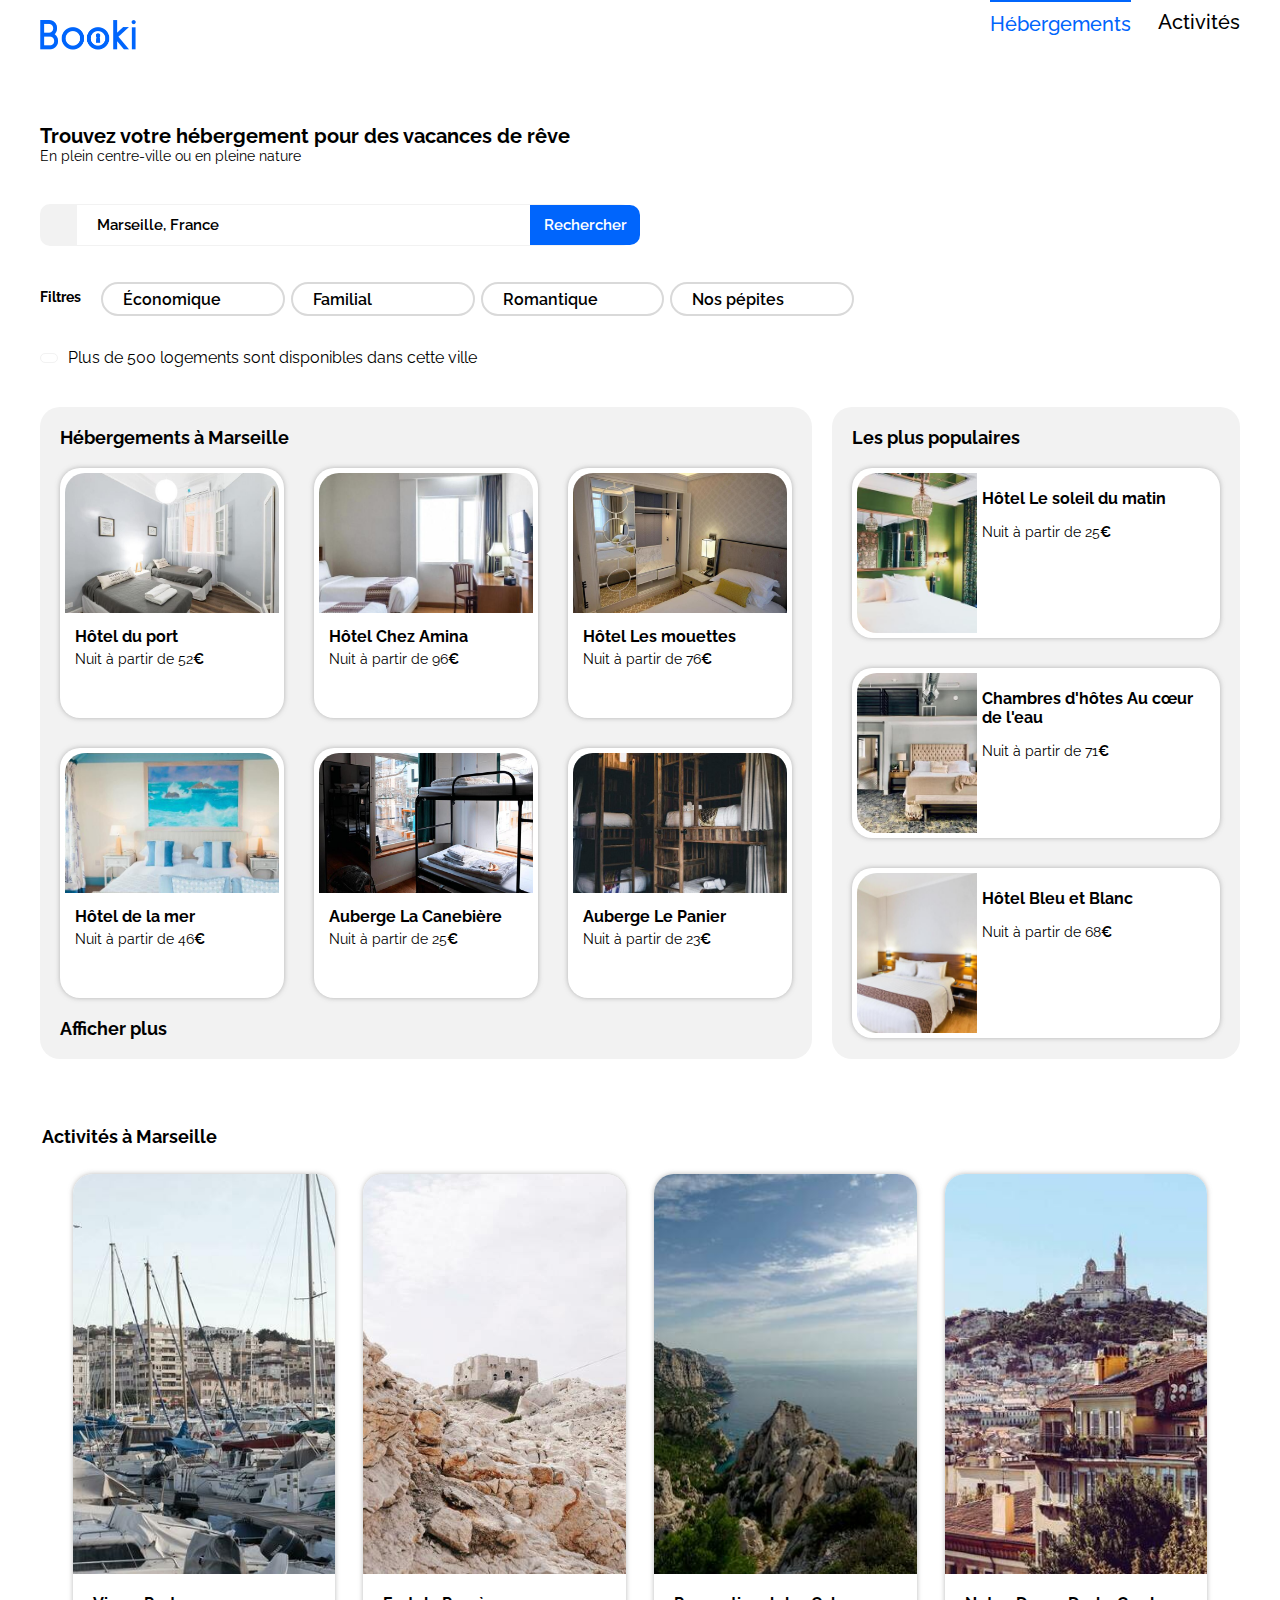
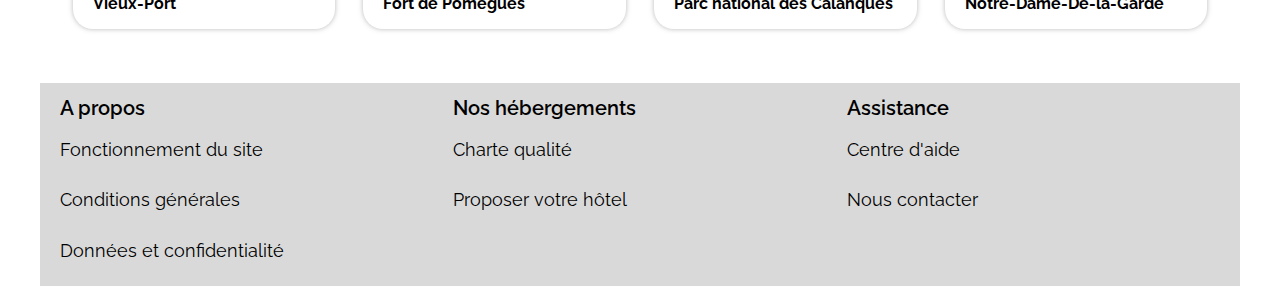
<file: index.html>
<!DOCTYPE html>
<html lang="fr">

<head>
    <meta charset="utf-8">
    <title>Booki</title>
    <meta content="width=device-width, initial-scale=1" name="viewport">
    <link rel="stylesheet" type="text/css" href="./CSS/style.css">
    <link rel="preconnect" href="https://fonts.googleapis.com">
    <link rel="preconnect" href="https://fonts.gstatic.com" crossorigin>
    <link href="https://fonts.googleapis.com/css2?family=Raleway:wght@400;500;700&display=swap" rel="stylesheet">
    <link rel="stylesheet" href="https://cdnjs.cloudflare.com/ajax/libs/font-awesome/6.2.1/css/all.min.css"
        integrity="sha512-MV7K8+y+gLIBoVD59lQIYicR65iaqukzvf/nwasF0nqhPay5w/9lJmVM2hMDcnK1OnMGCdVK+iQrJ7lzPJQd1w=="
        crossorigin="anonymous" referrerpolicy="no-referrer">

</head>

<body>

    <div class="root">
        <!-- En tête -->
        <header>
            <!-- Logo -->
            <div class="logo">
                <a href="index.html"><img src="./images/logo/Booki.png" alt="Logo"></a>
            </div>
            <!-- Navigation -->
            <nav>
                <a href="#hebergements" class="linkalready">Hébergements</a>
                <a href="#activites">Activités</a>
            </nav>
        </header>

        <!-- Page en elle même -->
        <main>
            <div class="rootone">
                <!-- Premier paragraphe -->
                <div class="premierparagraphe">
                    <h1>Trouvez votre hébergement pour des vacances de rêve</h1>
                    <p>En plein centre-ville ou en pleine nature</p>
                </div>

                <!-- Bloc recherche -->
                <div class="blocrecherche">

                    <form action="#" method="get">
                        <div class="recherchelogo"><i class="fa-solid fa-location-dot"></i></div>
                        <input class="inputrecheche" type="search" placeholder="Ville, Pays" value="Marseille, France"
                            required>
                        <button class="bouttonrecheche recherche1" type="submit">Rechercher</button>
                        <button class="bouttonrecheche recherche2" type="submit">
                            <i class="fa-solid fa-magnifying-glass" id="submitlogo"></i>
                        </button>

                    </form>
                </div>

                <!-- Bloc filtres -->
                <div class="blocfiltres">
                    <p><strong>Filtres</strong></p>
                    <ul class="filtres">
                        <li class="filtre">
                            <i class="fa-solid fa-money-bill-wave"></i>
                            Économique
                        </li>
                        <li class="filtre">
                            <i class="fa-solid fa-person"></i>
                            Familial
                        </li>
                        <li class="filtre">
                            <i class="fa-solid fa-heart"></i>
                            Romantique
                        </li>
                        <li class="filtre">
                            <i class="fa-solid fa-fire"></i>
                            Nos pépites
                        </li>
                    </ul>
                </div>

                <!-- info -->
                <span class="blocinfo">
                    <i class="fa-solid fa-info"></i>
                    Plus de 500 logements sont disponibles dans cette ville
                </span>
            </div>

            <div class="roottwo">
                <!-- Bloc logements -->
                <div class=bloclogements id="hebergements">

                    <!-- Bloc de gauche -->
                    <section class="logements gauche">
                        <!-- Titre -->
                        <div class="bloctitre">
                            <h2 class="titre">Hébergements à Marseille</h2>
                        </div>

                        <div class="grid">
                            <article class="logement one">
                                <a href="#" title="Hôtel du port">
                                    <img src="./images/hebergements/fred-kleber.jpg" alt="Hôtel du port">
                                    <div class="infos">
                                        <div class="text">
                                            <h3>Hôtel du port</h3>
                                            <p>Nuit à partir de 52<strong>€</strong></p>
                                        </div>
                                        <div class="stars">
                                            <i class="fa-solid fa-star one"></i>
                                            <i class="fa-solid fa-star two"></i>
                                            <i class="fa-solid fa-star three"></i>
                                            <i class="fa-solid fa-star four"></i>
                                            <i class="fa-solid fa-star five"></i>
                                        </div>
                                    </div>
                                </a>
                            </article>
                            <article class="logement two">
                                <a href="#" title="Hôtel Chez Amina">
                                    <img src="./images/hebergements/febrian-zakaria.jpg" alt="Hôtel Chez Amina">
                                    <div class="infos">
                                        <div class="text">
                                            <h3>Hôtel Chez Amina</h3>
                                            <p>Nuit à partir de 96<strong>€</strong></p>
                                        </div>
                                        <div class="stars">
                                            <i class="fa-solid fa-star one"></i>
                                            <i class="fa-solid fa-star two"></i>
                                            <i class="fa-solid fa-star three"></i>
                                            <i class="fa-solid fa-star four"></i>
                                            <i class="fa-solid fa-star five"></i>
                                        </div>
                                    </div>
                                </a>
                            </article>
                            <article class="logement three">
                                <a href="#" title="Hôtel Les mouettes">
                                    <img src="./images/hebergements/reisetopia.jpg" alt="Hôtel Les mouettes">
                                    <div class="infos">
                                        <div class="text">
                                            <h3>Hôtel Les mouettes</h3>
                                            <p>Nuit à partir de 76<strong>€</strong></p>
                                        </div>
                                        <div class="stars">
                                            <i class="fa-solid fa-star one"></i>
                                            <i class="fa-solid fa-star two"></i>
                                            <i class="fa-solid fa-star three"></i>
                                            <i class="fa-solid fa-star four"></i>
                                            <i class="fa-solid fa-star five"></i>
                                        </div>
                                    </div>
                                </a>
                            </article>
                            <article class="logement four">
                                <a href="#" title="Hôtel de la mer">
                                    <img src="./images/hebergements/annie-spratt.jpg" alt="Hôtel de la mer">
                                    <div class="infos">
                                        <div class="text">
                                            <h3>Hôtel de la mer</h3>
                                            <p>Nuit à partir de 46<strong>€</strong></p>
                                        </div>
                                        <div class="stars">
                                            <i class="fa-solid fa-star one"></i>
                                            <i class="fa-solid fa-star two"></i>
                                            <i class="fa-solid fa-star three"></i>
                                            <i class="fa-solid fa-star four"></i>
                                            <i class="fa-solid fa-star five"></i>
                                        </div>
                                    </div>
                                </a>
                            </article>
                            <article class="logement five">
                                <a href="#" title="Auberge La Canebière">
                                    <img src="./images/hebergements/marcus-loke.jpg" alt="Auberge La Canebière">
                                    <div class="infos">
                                        <div class="text">
                                            <h3>Auberge La Canebière</h3>
                                            <p>Nuit à partir de 25<strong>€</strong></p>
                                        </div>
                                        <div class="stars">
                                            <i class="fa-solid fa-star one"></i>
                                            <i class="fa-solid fa-star two"></i>
                                            <i class="fa-solid fa-star three"></i>
                                            <i class="fa-solid fa-star four"></i>
                                            <i class="fa-solid fa-star five"></i>
                                        </div>
                                    </div>
                                </a>
                            </article>
                            <article class="logement six">
                                <a href="#" title="Auberge Le Panier">
                                    <img src="./images/hebergements/nicate-lee.jpg" alt="Auberge Le Panier">
                                    <div class="infos">
                                        <div class="text">
                                            <h3>Auberge Le Panier</h3>
                                            <p>Nuit à partir de 23<strong>€</strong></p>
                                        </div>
                                        <div class="stars">
                                            <i class="fa-solid fa-star one"></i>
                                            <i class="fa-solid fa-star two"></i>
                                            <i class="fa-solid fa-star three"></i>
                                            <i class="fa-solid fa-star four"></i>
                                            <i class="fa-solid fa-star five"></i>
                                        </div>
                                    </div>
                                </a>
                            </article>
                        </div>
                        <a href="#">
                            <h2 class="extend">Afficher plus</h2>
                        </a>


                    </section>

                    <!-- Bloc de droite -->
                    <section class="logements droite">
                        <!-- Titre -->
                        <div class="bloctitre">
                            <h2 class="titre">Les plus populaires</h2>
                            <i class="fa-solid fa-chart-line chart"></i>
                        </div>


                        <div class="grid">
                            <article class="logement one">
                                <a href="#" title="Hôtel Le soleil du matin">
                                    <img src="./images/hebergements/emile-guillemot.jpg" alt="Hôtel Le soleil du matin">
                                    <div class="infos">
                                        <div class="text">
                                            <h3>Hôtel Le soleil du matin</h3>
                                            <p>Nuit à partir de 25<strong class="euro">€</strong></p>
                                        </div>
                                        <div class="stars">
                                            <i class="fa-solid fa-star one"></i>
                                            <i class="fa-solid fa-star two"></i>
                                            <i class="fa-solid fa-star three"></i>
                                            <i class="fa-solid fa-star four"></i>
                                            <i class="fa-solid fa-star five"></i>
                                        </div>
                                    </div>
                                </a>
                            </article>
                            <article class="logement two">
                                <a href="#" title="Chambres d'hôtes Au cœur de l'eau">
                                    <img src="./images/hebergements/aw-creative.jpg"
                                        alt="Chambres d'hôtes Au cœur de l'eau">
                                    <div class="infos">
                                        <div class="text">
                                            <h3>Chambres d'hôtes Au cœur de l'eau</h3>
                                            <p>Nuit à partir de 71<strong class="euro">€</strong></p>
                                        </div>
                                        <div class="stars">
                                            <i class="fa-solid fa-star one"></i>
                                            <i class="fa-solid fa-star two"></i>
                                            <i class="fa-solid fa-star three"></i>
                                            <i class="fa-solid fa-star four"></i>
                                            <i class="fa-solid fa-star five"></i>
                                        </div>
                                    </div>
                                </a>
                            </article>
                            <article class="logement three">
                                <a href="#" title="Hôtel Bleu et Blanc">
                                    <img src="./images/hebergements/febrian-zakaria2.jpg" alt="Hôtel Bleu et Blanc">
                                    <div class="infos">
                                        <div class="text">
                                            <h3>Hôtel Bleu et Blanc</h3>
                                            <p>Nuit à partir de 68<strong class="euro">€</strong></p>
                                        </div>
                                        <div class="stars">
                                            <i class="fa-solid fa-star one"></i>
                                            <i class="fa-solid fa-star two"></i>
                                            <i class="fa-solid fa-star three"></i>
                                            <i class="fa-solid fa-star four"></i>
                                            <i class="fa-solid fa-star five"></i>
                                        </div>
                                    </div>
                                </a>
                            </article>
                        </div>
                    </section>
                </div>
            </div>

            <div class="rootthree">
                <!-- Bloc activtés -->
                <aside class="blocactivites" id="activites">

                    <!-- Titre -->
                    <h2 class="titre">Activités à Marseille</h2>

                    <!-- Bloc interne -->
                    <div class="activites">
                        <article class="activite one">
                            <a href="#">
                                <img src="./images/activites/reno-laithienne.jpg" alt="Vieux-Port">
                                <h3>Vieux-Port</h3>
                            </a>
                        </article>
                        <article class="activite two">
                            <a href="#">
                                <img src="./images/activites/paul-hermann.jpg" alt="Fort de Pomègues">
                                <h3>Fort de Pomègues</h3>
                            </a>
                        </article>
                        <article class="activite three">
                            <a href="#">
                                <img src="./images/activites/kilyan-sockalingum.jpg" alt="Parc national des Calanques">
                                <h3>Parc national des Calanques</h3>
                            </a>
                        </article>
                        <article class="activite four">
                            <a href="#">
                                <img src="./images/activites/florian-wehde.jpg" alt="Notre-Dame-De-la-Garde">
                                <h3>Notre-Dame-De-la-Garde</h3>
                            </a>
                        </article>
                    </div>

                </aside>
            </div>
        </main>

        <!-- Pied de page -->
        <footer>
            <div class="grid">
                <div class="liste apropos">
                    <h1>A propos</h1>
                    <a href="#">
                        Fonctionnement du site
                    </a>
                    <a href="#">
                        Conditions générales
                    </a>
                    <a href="#">
                        Données et confidentialité
                    </a>
                </div>
                <div class="liste noshebergements">
                    <h1>Nos hébergements</h1>
                    <a href="#">
                        Charte qualité
                    </a>
                    <a href="#">
                        Proposer votre hôtel
                    </a>
                </div>
                <div class="liste assistance">
                    <h1>Assistance</h1>
                    <a href="#">
                        Centre d'aide
                    </a>
                    <a href="#">
                        Nous contacter
                    </a>
                </div>
            </div>
        </footer>
    </div>

</body>

</html>
</file>
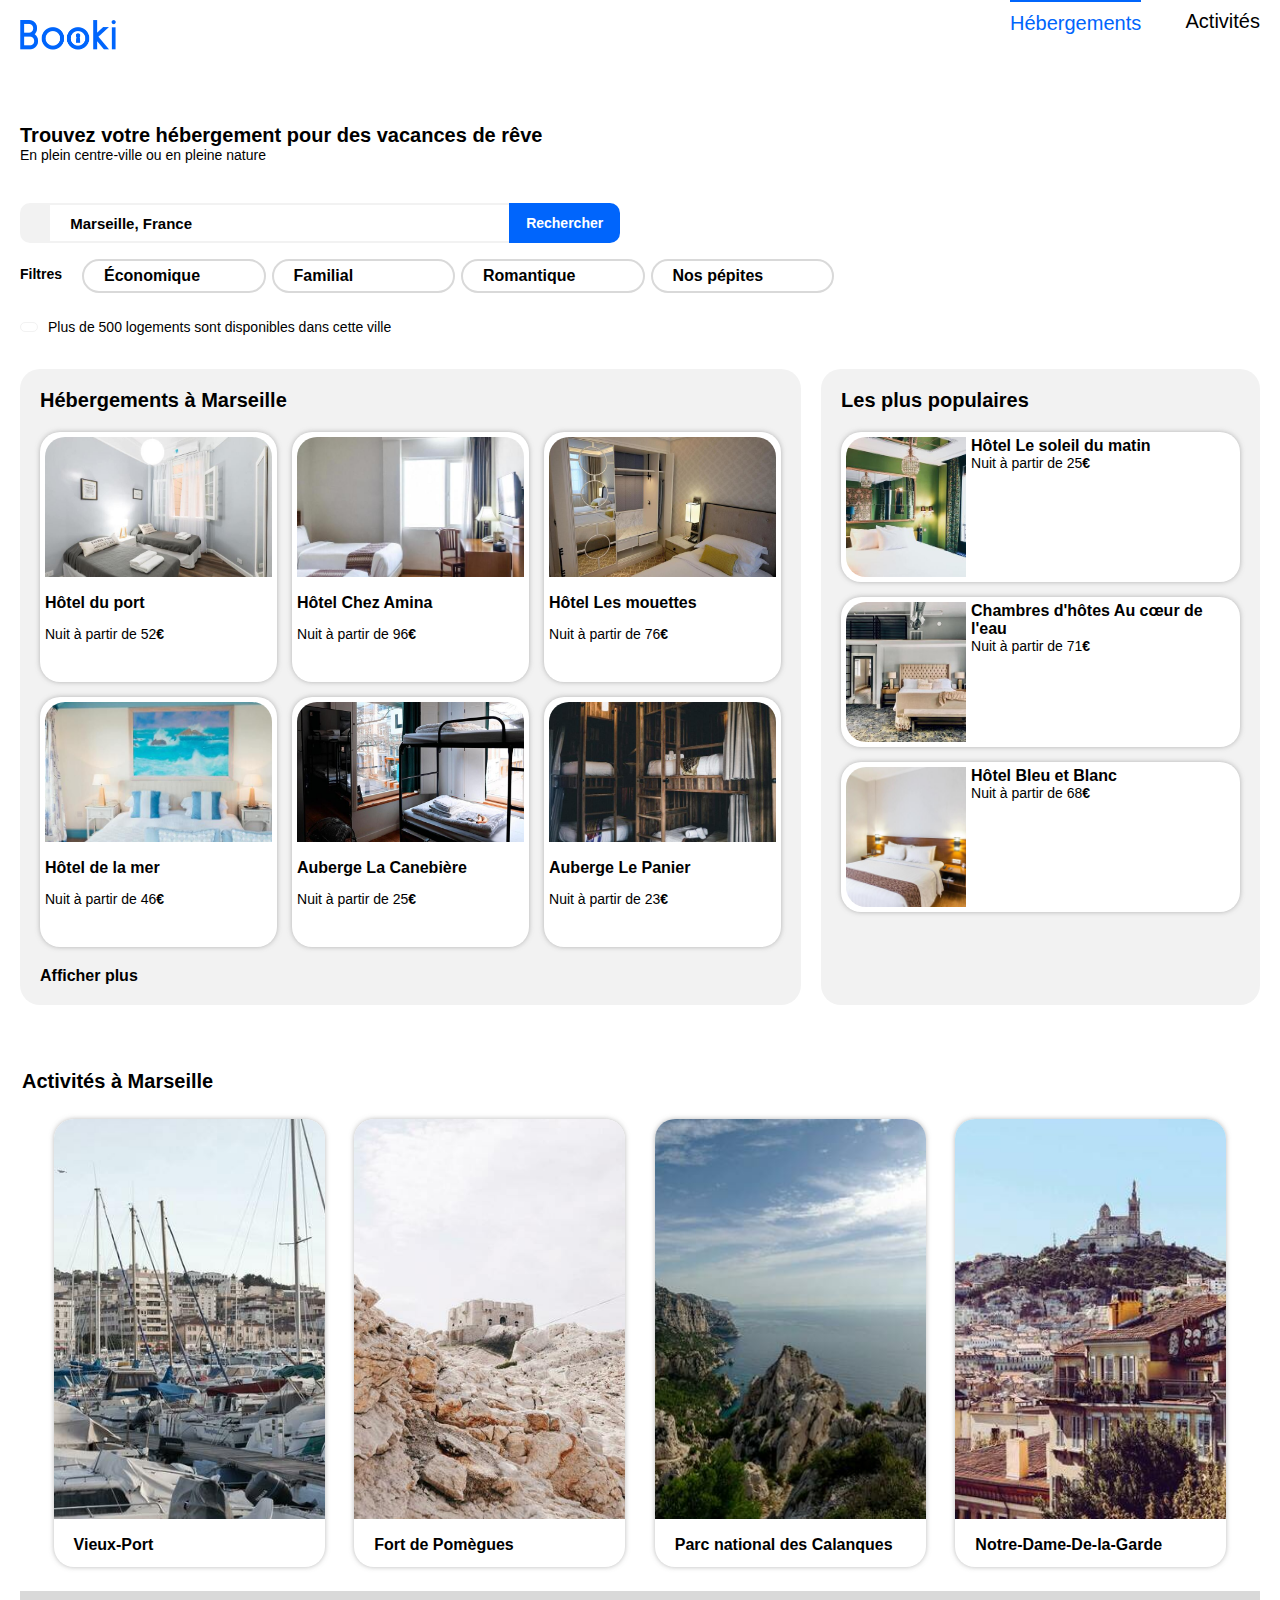
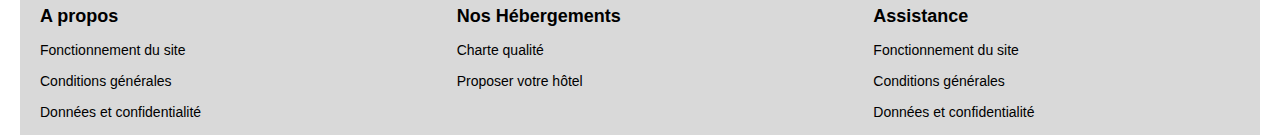
<file: index2.html>
<!DOCTYPE html>
<html lang="fr">

<head>
    <meta charset="utf-8">
    <title>Booki</title>
    <meta content="width=device-width, initial-scale=1" name="viewport">
    <link rel="stylesheet" type="text/css" href="style2.css">
    <!-- <link rel="stylesheet" type="text/css" href="style.css"> -->
    <link rel="preconnect" href="https://fonts.googleapis.com">
    <link rel="preconnect" href="https://fonts.gstatic.com" crossorigin>
    <link href="https://fonts.googleapis.com/css2?family=Raleway:wght@400;500;700&display=swap" rel="stylesheet">
    <link rel="stylesheet" href="https://cdnjs.cloudflare.com/ajax/libs/font-awesome/6.2.1/css/all.min.css"
        integrity="sha512-MV7K8+y+gLIBoVD59lQIYicR65iaqukzvf/nwasF0nqhPay5w/9lJmVM2hMDcnK1OnMGCdVK+iQrJ7lzPJQd1w=="
        crossorigin="anonymous" referrerpolicy="no-referrer" />
</head>

<body>

    <div class="root">
        <!-- En tête -->
        <header>
            <!-- Logo -->
            <div class="logo">
                <a href="index.html"><img src="./images/logo/Booki.png" alt="Logo"></a>
            </div>
            <!-- Navigation -->
            <div class="navigation">
                <a href="#hebergements" class="linkalready">Hébergements</a>
                <a href="#activites">Activités</a>
            </div>

        </header>

        <!-- Page en elle même -->
        <main>

            <div class="rootone">
                <!-- Premier paragraphe -->
                <div class="premierparagraphe">
                    <h1>Trouvez votre hébergement pour des vacances de rêve</h1>
                    <p>En plein centre-ville ou en pleine nature</p>
                </div>

                <!-- Bloc recherche -->
                <div class="blocrecherche">

                    <form action="" method="get">
                        <div class="recherchelogo"><i class="fa-solid fa-location-dot"></i></div>
                        <input class="inputrecheche" type="search" placeholder="Ville, Pays" value="Marseille, France"
                            required>
                        <button class="bouttonrecheche recherche1" type="submit">
                            <p>Rechercher</p>
                        </button>
                        <button class="bouttonrecheche recherche2" type="submit">
                            <i class="fa-solid fa-magnifying-glass" id="submitlogo"></i>
                        </button>

                    </form>
                </div>
                <!-- Bloc filtres -->
                <div class="blocfiltres">
                    <p><strong>Filtres</strong></p>
                    <ul class="filtres">
                        <li class="filtre">
                            <i class="fa-solid fa-money-bill-wave"></i>
                            Économique
                        </li>
                        <li class="filtre">
                            <i class="fa-solid fa-person"></i>
                            Familial
                        </li>
                        <li class="filtre">
                            <i class="fa-solid fa-heart"></i>
                            Romantique
                        </li>
                        <li class="filtre">
                            <i class="fa-solid fa-fire"></i>
                            Nos pépites
                        </li>
                    </ul>
                </div>

                <!-- info -->
                <span class="blocinfo">
                    <i class="fa-solid fa-info"></i>
                    <p>Plus de 500 logements sont disponibles dans cette ville</p>
                </span>
            </div>

            <div class="roottwo">
                <!-- Bloc logements -->
                <div class=bloclogements id="hebergements">

                    <!-- Bloc de gauche -->
                    <div class="logements gauche">
                        <!-- Titre -->
                        <div class="bloctitre">
                            <h1 class="titre">Hébergements à Marseille</h1>
                        </div>

                        <div class="grid">
                            <div class="logement one">
                                <a href="#" title="Hôtel du port">
                                    <img src="./images/hebergements/fred-kleber.jpg" alt="Hôtel du port">
                                    <div class="infos">
                                        <div class="text">
                                            <h2>Hôtel du port</h2>
                                            <p>Nuit à partir de 52<strong>€</strong></p>
                                        </div>
                                        <div class="stars">
                                            <i class="fa-solid fa-star one"></i>
                                            <i class="fa-solid fa-star two"></i>
                                            <i class="fa-solid fa-star three"></i>
                                            <i class="fa-solid fa-star four"></i>
                                            <i class="fa-solid fa-star five"></i>
                                        </div>
                                    </div>
                                </a>
                            </div>
                            <div class="logement two">
                                <a href="#" title="Hôtel Chez Amina">
                                    <img src="./images/hebergements/febrian-zakaria.jpg" alt="Hôtel Chez Amina">
                                    <div class="infos">
                                        <div class="text">
                                            <h2>Hôtel Chez Amina</h2>
                                            <p>Nuit à partir de 96<strong>€</strong></p>
                                        </div>
                                        <div class="stars">
                                            <i class="fa-solid fa-star one"></i>
                                            <i class="fa-solid fa-star two"></i>
                                            <i class="fa-solid fa-star three"></i>
                                            <i class="fa-solid fa-star four"></i>
                                            <i class="fa-solid fa-star five"></i>
                                        </div>
                                    </div>
                                </a>
                            </div>
                            <div class="logement three">
                                <a href="#" title="Hôtel Les mouettes">
                                    <img src="./images/hebergements/reisetopia.jpg" alt="Hôtel Les mouettes">
                                    <div class="infos">
                                        <div class="text">
                                            <h2>Hôtel Les mouettes</h2>
                                            <p>Nuit à partir de 76<strong>€</strong></p>
                                        </div>
                                        <div class="stars">
                                            <i class="fa-solid fa-star one"></i>
                                            <i class="fa-solid fa-star two"></i>
                                            <i class="fa-solid fa-star three"></i>
                                            <i class="fa-solid fa-star four"></i>
                                            <i class="fa-solid fa-star five"></i>
                                        </div>
                                    </div>
                                </a>
                            </div>
                            <div class="logement four">
                                <a href="#" title="Hôtel de la mer">
                                    <img src="./images/hebergements/annie-spratt.jpg" alt="Hôtel de la mer">
                                    <div class="infos">
                                        <div class="text">
                                            <h2>Hôtel de la mer</h2>
                                            <p>Nuit à partir de 46<strong>€</strong></p>
                                        </div>
                                        <div class="stars">
                                            <i class="fa-solid fa-star one"></i>
                                            <i class="fa-solid fa-star two"></i>
                                            <i class="fa-solid fa-star three"></i>
                                            <i class="fa-solid fa-star four"></i>
                                            <i class="fa-solid fa-star five"></i>
                                        </div>
                                    </div>
                                </a>
                            </div>
                            <div class="logement five">
                                <a href="#" title="Auberge La Canebière">
                                    <img src="./images/hebergements/marcus-loke.jpg" alt="Auberge La Canebière">
                                    <div class="infos">
                                        <div class="text">
                                            <h2>Auberge La Canebière</h2>
                                            <p>Nuit à partir de 25<strong>€</strong></p>
                                        </div>
                                        <div class="stars">
                                            <i class="fa-solid fa-star one"></i>
                                            <i class="fa-solid fa-star two"></i>
                                            <i class="fa-solid fa-star three"></i>
                                            <i class="fa-solid fa-star four"></i>
                                            <i class="fa-solid fa-star five"></i>
                                        </div>
                                    </div>
                                </a>
                            </div>
                            <div class="logement six">
                                <a href="#" title="Auberge Le Panier">
                                    <img src="./images/hebergements/nicate-lee.jpg" alt="Auberge Le Panier">
                                    <div class="infos">
                                        <div class="text">
                                            <h2>Auberge Le Panier</h2>
                                            <p>Nuit à partir de 23<strong>€</strong></p>
                                        </div>
                                        <div class="stars">
                                            <i class="fa-solid fa-star one"></i>
                                            <i class="fa-solid fa-star two"></i>
                                            <i class="fa-solid fa-star three"></i>
                                            <i class="fa-solid fa-star four"></i>
                                            <i class="fa-solid fa-star five"></i>
                                        </div>
                                    </div>
                                </a>
                            </div>
                        </div>
                        <a href="#">
                            <h2 class="extend">Afficher plus</h2>
                        </a>


                    </div>

                    <!-- Bloc de droite -->
                    <div class="logements droite">
                        <!-- Titre -->
                        <div class="bloctitre">
                            <h1 class="titre">Les plus populaires</h1>
                            <i class="fa-solid fa-chart-line chart"></i>
                        </div>


                        <div class="grid">
                            <div class="logement one">
                                <a href="#" title="Hôtel Le soleil du matin">
                                    <img src="./images/hebergements/emile-guillemot.jpg" alt="Hôtel Le soleil du matin">
                                    <div class="infos">
                                        <div class="text">
                                            <h2>Hôtel Le soleil du matin</h2>
                                            <p>Nuit à partir de 25<strong class="euro">€</strong></p>
                                        </div>
                                        <div class="stars">
                                            <i class="fa-solid fa-star one"></i>
                                            <i class="fa-solid fa-star two"></i>
                                            <i class="fa-solid fa-star three"></i>
                                            <i class="fa-solid fa-star four"></i>
                                            <i class="fa-solid fa-star five"></i>
                                        </div>
                                    </div>
                                </a>
                            </div>
                            <div class="logement two">
                                <a href="#" title="Chambres d'hôtes Au cœur de l'eau">
                                    <img src="./images/hebergements/aw-creative.jpg"
                                        alt="Chambres d'hôtes Au cœur de l'eau">
                                    <div class="infos">
                                        <div class="text">
                                            <h2>Chambres d'hôtes Au cœur de l'eau</h2>
                                            <p>Nuit à partir de 71<strong class="euro">€</strong></p>
                                        </div>
                                        <div class="stars">
                                            <i class="fa-solid fa-star one"></i>
                                            <i class="fa-solid fa-star two"></i>
                                            <i class="fa-solid fa-star three"></i>
                                            <i class="fa-solid fa-star four"></i>
                                            <i class="fa-solid fa-star five"></i>
                                        </div>
                                    </div>
                                </a>
                            </div>
                            <div class="logement three">
                                <a href="#" title="Hôtel Bleu et Blanc">
                                    <img src="./images/hebergements/febrian-zakaria2.jpg" alt="Hôtel Bleu et Blanc">
                                    <div class="infos">
                                        <div class="text">
                                            <h2>Hôtel Bleu et Blanc</h2>
                                            <p>Nuit à partir de 68<strong class="euro">€</strong></p>
                                        </div>
                                        <div class="stars">
                                            <i class="fa-solid fa-star one"></i>
                                            <i class="fa-solid fa-star two"></i>
                                            <i class="fa-solid fa-star three"></i>
                                            <i class="fa-solid fa-star four"></i>
                                            <i class="fa-solid fa-star five"></i>
                                        </div>
                                    </div>
                                </a>
                            </div>
                        </div>
                    </div>
                </div>
            </div>

            <div class="rootthree">
                <!-- Bloc activtés -->
                <div class="blocactivites" id="activites">

                    <!-- Titre -->
                    <h1 class="titre">Activités à Marseille</h1>

                    <!-- Bloc interne -->
                    <div class="activites">
                        <div class="activite one">
                            <a href="#">
                                <img src="./images/activites/reno-laithienne.jpg" alt="Vieux-Port">
                                <h2>Vieux-Port</h2>
                            </a>
                        </div>
                        <div class="activite two">
                            <a href="#">
                                <img src="./images/activites/paul-hermann.jpg" alt="Fort de Pomègues">
                                <h2>Fort de Pomègues</h2>
                            </a>
                        </div>
                        <div class="activite three">
                            <a href="#">
                                <img src="./images/activites/kilyan-sockalingum.jpg" alt="Parc national des Calanques">
                                <h2>Parc national des Calanques</h2>
                            </a>
                        </div>
                        <div class="activite four">
                            <a href="#">
                                <img src="./images/activites/florian-wehde.jpg" alt="Notre-Dame-De-la-Garde">
                                <h2>Notre-Dame-De-la-Garde</h2>
                            </a>
                        </div>
                    </div>

                </div>
            </div>
        </main>


        <!-- Pied de page -->
        <footer>
            <div class="grid">
                <ul class="apropos">
                    <h2>A propos</h1>
                        <a href="#">
                            <li>Fonctionnement du site</li>
                        </a>
                        <a href="#">
                            <li>Conditions générales</li>
                        </a>
                        <a href="#">
                            <li>Données et confidentialité</li>
                        </a>
                </ul>
                <ul class="noshebergements">
                    <h2>Nos Hébergements</h1>
                        <a href="#">
                            <li>Charte qualité</li>
                        </a>
                        <a href="#">
                            <li>Proposer votre hôtel</li>
                        </a>
                </ul>
                <ul class="assistance">
                    <h2>Assistance</h1>
                        <a href="#">
                            <li>Fonctionnement du site</li>
                        </a>
                        <a href="#">
                            <li>Conditions générales</li>
                        </a>
                        <a href="#">
                            <li>Données et confidentialité</li>
                        </a>
                </ul>
            </div>
        </footer>
    </div>

</body>

</html>
</file>
<file: CSS/style.css>
/* Global */
@import url('https://fonts.googleapis.com/css2?family=Raleway:ital,wght@0,100..900;1,100..900&display=swap');

* {
    font-family: "raleway", sans-serif;
}

body {
    width: 100%;
    max-width: 1440px;
    margin: 0;
    margin-left: auto;
    margin-right: auto;
    min-width: 320px;
}

.root {
    margin-left: auto;
    margin-right: auto;

    padding-left: 20px;
    padding-right: 20px;
}

h1 {
    font-size: 20px;
}

h2 {
    font-size: 18px;
}

h3 {
    font-size: 16px;
}

p {
    font-size: 14px;
}

a {
    color: black;
    font-size: 16px;
}

ul {
    padding: 0;
}

li {
    list-style: none;
}

/* Header */
header {
    display: flex;
    flex-direction: row;
    flex-wrap: nowrap;
    justify-content: space-between;
    align-items: stretch;
    align-content: stretch;
    padding-left: 20px;
    padding-right: 20px;


    /* background-color: white;
    position: relative;
    top: 0;
    position: sticky; */
}

header .logo img {
    height: 30px;
    margin-top: 20px;
}

header nav {
    display: flex;
    flex-direction: row;
    flex-wrap: nowrap;
    justify-content: space-between;
    align-items: stretch;
    align-content: stretch;
    width: 250px;
}

header nav a {
    font-size: 20px;
    text-decoration: none;
    font-weight: 500;
    padding-top: 10px;
}

header nav .linkalready {
    color: #0065fc;
    border-top: 2px solid #0065fc;
}

header nav a:hover {
    color: rgb(0, 179, 255);
    border-top: 2px solid rgb(0, 179, 255);
}

/* Main bloc one */


.rootone {
    margin-top: 50px;
    padding: 20px;
}

/* Bloc titre */

.rootone .premierparagraphe {
    margin: 0;
    margin-bottom: 40px;
}

.rootone .premierparagraphe h1 {
    margin: 0;
    max-width: 100%;
}

.rootone .premierparagraphe p {
    margin: 0;
    max-width: 100%;
}

/* Bloc recherche */

.blocrecherche form {
    width: 100%;
    height: 40px;
    max-width: 600px;
    /* 766px */

    display: flex;
    flex-direction: row;
    flex-wrap: nowrap;
    justify-content: center;
    align-items: center;
    align-content: stretch;
    border-top: 1px solid #f2f2f2;
    border-bottom: 1px solid #f2f2f2;
    border-radius: 20px;
    border-left: 0;
    border-right: 0;
    position: relative;
}

.blocrecherche form .recherchelogo {
    height: 42px;
    width: 50px;
    text-align: center;
    display: flex;
    flex-direction: row;
    flex-wrap: nowrap;
    justify-content: center;
    align-items: center;
    align-content: stretch;
    background-color: #f2f2f2;
    border-radius: 10px 0 0 10px;
}

.blocrecherche form .inputrecheche {
    height: 40px;
    width: 100%;
    border: 0;
    padding-left: 20px;
    font-size: 15px;
    font-weight: 600;
}

.blocrecherche form .bouttonrecheche {
    min-width: 40px;
    background-color: #0065fc;
    padding-left: 10px;
    padding-right: 10px;
    color: white;
    font-size: 15px;
    font-weight: 600;
}

.recherche1 {
    height: 40px;
    width: 140px;
    text-align: center;
    display: flex;
    flex-direction: row;
    flex-wrap: nowrap;
    justify-content: center;
    align-items: center;
    align-content: stretch;
    border: 0;
    border-radius: 0 10px 10px 0;

}

.recherche2 {
    position: absolute;
    right: 0;
    height: 42px;
    display: none;
    border: 0;
    border-radius: 10px;
}

/* Bloc filtre */

.blocfiltres {
    max-width: 800px;
    margin-top: 20px;
    margin-bottom: 20px;
}

.blocfiltres .filtres {
    display: grid;
    grid-template-columns: 1fr 1fr 1fr 1fr;
    gap: 20px;
    grid-template-rows: 30px;
    width: 100%;
}


.blocfiltres .filtres .filtre {
    width: 100%;
    max-width: 347px;
    height: 30px;
    font-weight: 600;
    border: 2px solid #d9d9d9;
    border-radius: 20px;
    padding-left: 10px;

    display: flex;
    flex-direction: row;
    flex-wrap: nowrap;
    justify-content: flex-start;
    align-items: center;
    align-content: stretch;
}

.blocfiltres .filtres .filtre:hover {
    background-color: #deebff;
}

.blocfiltres .filtres .filtre i {
    margin-right: 10px;
    color: #0065fc;
}

/* Bloc info */

.blocinfo {
    display: flex;
    flex-direction: row;
    flex-wrap: nowrap;
    justify-content: flex-start;
    align-items: center;
    align-content: stretch;
    gap: 10px;
    
    margin-top: 20px;
    margin-bottom: 20px;
}

.blocinfo i {
    font-size: 10px;
    border: 1px solid #f2f2f2;
    border-radius: 20px;
    padding: 8px;
    padding-top: 4px;
    padding-bottom: 4px;
}

/* Bloc logements */
/* Global */

.roottwo {
    padding-left: 20px;
    padding-right: 20px;
}

.bloclogements {
    display: flex;
    flex-direction: row;
    flex-wrap: nowrap;
    justify-content: space-between;
    align-items: stretch;
    align-content: stretch;
    gap: 20px;
}

.bloclogements .logement {
    background-color: white;
    padding: 5px;
    border-radius: 20px;

    box-shadow: 0px 0px 5px rgba(114, 114, 114, 0.5);
}

.bloclogements .bloctitre .titre {
    margin: 0;
    padding: 0;
    margin-bottom: 20px;
}

.bloclogements a {
    text-decoration: none;
}

.stars {
    color: #0065fc;
    font-size: 14px;
}

.stars .five {
    color: #f2f2f2;
}

/* Bloc de gauche */
.bloclogements .gauche {
    background-color: #f2f2f2;
    border-radius: 20px;
    padding: 20px;
}

.bloclogements .gauche .grid {
    display: grid;
    grid-template-columns: 1fr 1fr 1fr;
    grid-template-rows: 250px 250px;
    gap: 30px;
}

.bloclogements .gauche .logement .infos {
    display: flex;
    flex-direction: column;
    flex-wrap: nowrap;
    justify-content: space-between;
    align-items: flex-start;
    align-content: stretch;

}


.bloclogements .gauche img {
    width: 100%;
    height: 140px;
    object-fit: cover;
    border-radius: 20px 20px 0 0;
}

.bloclogements .gauche .extend {
    margin: 0;
    margin-top: 20px;
}

.bloclogements .gauche .logement .infos {
    padding-left: 10px;
    padding-top: 10px;
}

.bloclogements .gauche .logement .infos h3 {
    padding: 0;
    margin: 0;
    margin-bottom: 5px;
}

.bloclogements .gauche .logement .infos p {
    padding: 0;
    margin: 0;
    margin-bottom: 5px;

}

/* Bloc de droite */

.bloclogements .droite .bloctitre {
    display: flex;
    flex-direction: row;
    flex-wrap: nowrap;
    justify-content: space-between;
    align-items: baseline;
    align-content: stretch;
}

.bloclogements .droite .chart {
    float: right;
    color: #0065FC;
}

.bloclogements .droite {
    background-color: #f2f2f2;
    border-radius: 20px;
    padding: 20px;
    width: 35%;
}

.bloclogements .droite .grid {
    display: grid;
    grid-template-columns: 100%;
    grid-template-rows: 150px 150px 150px;
    gap: 50px;
}

.bloclogements .droite .logement {
    height: fit-content;
}

.bloclogements .droite .logement a {
    display: flex;
    flex-direction: row;
    flex-wrap: nowrap;
    justify-content: flex-start;
    align-items: flex-start;
    align-content: stretch;
    gap: 5px;
    width: 100%;
    height: 100%;
}

.bloclogements .droite .logement .infos {
    display: flex;
    flex-direction: column;
    flex-wrap: nowrap;
    justify-content: space-between;
    align-items: flex-start;
    align-content: stretch;
    height: 160px;
    width: 100%;
    position: relative;

}

.bloclogements .droite .logement .infos h2 {
    padding: 0;
    margin: 0;
}

.bloclogements .droite .logement .infos p {
    padding: 0;
    margin: 0;

}

.bloclogements .droite .logement .infos .stars {
    padding: 0;
    margin: 0;
    position: absolute;
    bottom: 10px;

}

.bloclogements .droite img {
    min-width: 120px;
    max-width: 120px;
    height: 160px;
    object-fit: cover;
    border-radius: 20px 0 0 20px;
}



/* Bloc activités */
.blocactivites {
    display: flex;
    flex-direction: column;
    margin-top: 50px;
    margin-left: 20px;
    margin-right: 20px;
    border: 2px solid white;
}

.blocactivites a {
    text-decoration: none;
}

.blocactivites .titre {
    padding-bottom: 10px;
}

.blocactivites .activites {
    display: flex;
    flex-direction: row;
    flex-wrap: nowrap;
    justify-content: space-evenly;
    align-items: stretch;
    align-content: stretch;
    border: 2px solid white;
}

.blocactivites .activites .activite {
    width: 22%;
    border-radius: 20px;
    background-color: white;
    box-shadow: 0px 0px 5px rgba(114, 114, 114, 0.5);
}

.blocactivites .activites .activite img {
    object-fit: cover;
    width: 100%;
    height: 400px;
    border-radius: 20px 20px 0 0;
}

.blocactivites .activites .activite h3 {
    margin-left: 20px;
}

footer {
    background-color: #d9d9d9;
    margin-top: 50px;

    margin-left: 20px;
    margin-right: 20px;
}

footer .grid {
    padding-left: 0;
    margin: 0;
    display: grid;
    grid-template-columns: 1fr 1fr 1fr;
    gap: 20px;
    margin-left: 20px;
    margin-right: 20px;
}

footer .liste {
    display: grid;
    grid-template-columns: 1fr;
    grid-template-rows: 1fr 1fr 1fr 1fr;
}


footer a {
    text-decoration: none;
    margin-top: 5px;
    font-size: 18px;
}

footer h1 {
    padding-left: 0;
    list-style: none;
    font-size: 20px;
    font-weight: 600;
}

/****** Media queries ***********/

/* Large screens */
@media (min-width: 1440px) {
    .recherche2 {
        display: none;
    }

    .blocfiltres {
        display: flex;
        flex-direction: row;
        flex-wrap: nowrap;
        justify-content: flex-start;
        align-items: center;
        align-content: stretch;
        gap: 20px;
    }
}

/* Desktop screens */
@media (min-width: 1024px) and (max-width: 1440px) {
    .recherche2 {
        display: none;
    }


    .blocfiltres {
        display: flex;
        flex-direction: row;
        flex-wrap: nowrap;
        justify-content: flex-start;
        align-items: center;
        align-content: stretch;
        gap: 20px;
    }
}

/* Medium devices (tablets, less/equal than 1024px) */
@media (min-width: 768px) and (max-width: 1024px) {
    .recherche2 {
        display: none;
    }

    /* Bloc logements */
    /* Global */
    .bloclogements {
        flex-direction: column;
    }

    .bloclogements .droite {
        width: auto;
        height: fit-content;
        padding-bottom: 40px;
    }

    .bloclogements .droite .grid {
        display: grid;
        grid-template-columns: 1fr 1fr 1fr;
        grid-template-rows: 150px;
        gap: 20px;
    }

    .bloclogements .droite img {
        min-width: 90px;
        max-width: 90px;
        height: 150px;
    }

    .blocactivites .activites .activite img {
        object-fit: cover;
        width: 100%;
        height: 250px;
        border-radius: 20px 20px 0 0;
    }
}

/* Small devices (phones, less than 768px) */
@media (max-width: 767.9px) {

    .root {
        margin-left: auto;
        margin-right: auto;
    
        padding-left: 0;
        padding-right: 0;
    }

    #recherchelogo {
        font-size: 13px;
        background-color: #f2f2f2;
        text-align: center;
        align-items: center;
        padding: 5px;
        object-fit: contain;
        border-radius: 10px 0px 0px 10px;
        border: 2.5px solid #f2f2f2;
    }

    body {
        width: 100%;
        max-width: 1440px;
        margin: 0;
        margin-left: auto;
        margin-right: auto;
    }

    header {
        display: flex;
        flex-direction: column;
        flex-wrap: nowrap;
        justify-content: flex-start;
        align-items: center;
        align-content: stretch;
        padding: 0;
    }

    header nav {
        width: 100%;
        display: flex;
        flex-direction: row;
        flex-wrap: nowrap;
        justify-content: space-evenly;
        align-items: stretch;
        align-content: stretch;
    }

    header nav a {
        width: 50%;
        text-align: center;
        border-bottom: 3px solid #f2f2f2;
        padding-bottom: 10px;
    }

    header nav .linkalready {
        color: #0065fc;
        border-top: none;
        border-bottom: 3px solid #0065fc;
    }

    header nav a:active {
        color: rgb(0, 179, 255);
        border-top: none;
        border-bottom: 3px solid rgb(0, 179, 255);
    }

    header nav a:hover {
        border-top: none;
        border-bottom: 3px solid rgb(0, 179, 255);
    }


    .recherche1 {
        display: none;
    }

    .recherche2 {
        display: block;
    }

    /* Filtre */

    .blocfiltres .filtres {
        display: grid;
        grid-template-columns: 1fr 1fr;
        gap: 20px 20px;
        grid-template-rows: 30px;
    }

    .blocfiltres .filtres .filtre {
        display: flex;
        flex-direction: row;
        flex-wrap: nowrap;
        justify-content: center;
        align-items: center;
        align-content: stretch;
    }

    /* Bloc logements */
    /* Global */
    .roottwo {
        padding: 0;
    }

    .bloclogements {
        flex-direction: column-reverse;
    }

    .bloclogements .gauche {
        width: auto;
        border-radius: 0;
        background-color: white;
    }

    .bloclogements .gauche .grid {
        display: grid;
        grid-template-columns: 100%;
        grid-template-rows: auto;
    }

    .bloclogements .gauche img {
        height: 150px;
    }

    .bloclogements .gauche .logement {
        padding-bottom: 15px;
        overflow: hidden;
    }

    .bloclogements .gauche .logement .infos {
        padding-left: 10px;
        padding-top: 10px;
    }

    .bloclogements .gauche .logement .infos h2 {
        padding: 0;
        margin: 0;
        margin-bottom: 5px;
    }

    .bloclogements .gauche .logement .infos p {
        padding: 0;
        margin: 0;
        margin-bottom: 5px;

    }

    .bloclogements .gauche .logement .infos .stars {
        padding: 0;
        margin: 0;
    }

    .bloclogements .droite {
        width: auto;
        border-radius: 0;
    }

    .bloclogements .droite .logement {
        position: relative;
        height: 100%;
    }

    .bloclogements .droite .logement .infos {
        height: 100%;
        width: 100%;
        margin-left: 10px;
    }

    .bloclogements .droite .logement .stars {
        position: absolute;
        bottom: 10px;
    }

    .bloclogements .droite .grid {
        display: grid;
        grid-template-columns: 100%;
        grid-template-rows: 150px 150px 150px;
        padding-bottom: 30px;
        padding-left: 0;
        padding-right: 0;
    }

    .bloclogements .droite img {
        min-width: 120px;
        max-width: 120px;
        height: 150px;
    }

    /* Bloc activités */
    .blocactivites {
        display: flex;
        flex-direction: column;
        margin-top: 50px;
        margin-left: 20px;
        margin-right: 20px;
        border: 2px solid white;
    }

    .blocactivites a {
        text-decoration: none;
    }

    .blocactivites .titre {
        padding-bottom: 10px;
    }

    .blocactivites .activites {
        display: flex;
        flex-direction: column;
        flex-wrap: nowrap;
        justify-content: space-evenly;
        align-items: stretch;
        align-content: stretch;
        border: 2px solid white;
        gap: 20px;
    }

    .blocactivites .activites .activite {
        width: 100%;
        border-radius: 20px;
        background-color: white;
        box-shadow: 0px 0px 5px rgba(114, 114, 114, 0.5);
    }

    .blocactivites .activites .activite img {
        object-fit: cover;
        width: 100%;
        height: 200px;
        border-radius: 20px 20px 0 0;
    }

    .blocactivites .activites .activite h3 {
        margin-left: 20px;
    }

    footer {
        background-color: #d9d9d9;
        margin-top: 50px;

        margin-left: 0;
        margin-right: 0;
    }

    footer .grid {
        padding-left: 0;
        margin: 0;
        display: grid;
        grid-template-columns: 1fr;
        gap: 20px;
        margin-left: 20px;
        margin-right: 20px;
    }

    footer .liste {
        display: grid;
        grid-template-columns: 1fr;
        grid-template-rows: 1fr 1fr 1fr;
        gap: 10px;
    }

    footer .apropos {
        display: grid;
        grid-template-columns: 1fr;
        grid-template-rows: 1fr 1fr 1fr 1fr;
        gap: 10px;
    }


    footer a {
        text-decoration: none;
        margin-top: 5px;
        font-size: 18px;
    }

    footer h1 {
        padding-left: 0;
        list-style: none;
        font-size: 20px;
        font-weight: 600;
    }
}
</file>
<file: style2.css>
/* Global */
* {
    font-family: 'Trebuchet MS', 'Lucida Sans Unicode', 'Lucida Grande', 'Lucida Sans', Arial, sans-serif;
}

body {
    width: 100%;
    max-width: 1440px;
    margin: 0;
    margin-left: auto;
    margin-right: auto;
}

.container {
    margin-left: auto;
    margin-right: auto;

    padding-left: 50px;
    padding-right: 50px;
}

h1 {
    font-size: 20px;
}

h2 {
    font-size: 16px;
}

p {
    font-size: 14px;
}

a {
    color: black;
}

ul {
    padding: 0;
}

li {
    list-style: none;
}

/* Header */
header {
    display: flex;
    flex-direction: row;
    flex-wrap: nowrap;
    justify-content: space-between;
    align-items: stretch;
    align-content: stretch;
    padding-left: 20px;
    padding-right: 20px;
}

header .logo img {
    height: 30px;
    margin-top: 20px;
}

header .navigation {
    display: flex;
    flex-direction: row;
    flex-wrap: nowrap;
    justify-content: space-between;
    align-items: stretch;
    align-content: stretch;
    width: 250px;
}

header .navigation a {
    font-size: 20px;
    text-decoration: none;
    font-weight: 500;
    padding-top: 10px;
}

header .navigation .linkalready {
    color: #0065fc;
    border-top: 2px solid #0065fc;
}

header .navigation a:hover {
    color: rgb(0, 179, 255);
    border-top: 2px solid rgb(0, 179, 255);
}

/* Main bloc one */


.rootone {
    margin-top: 50px;
    padding: 20px;
}

/* Bloc titre */

.rootone .premierparagraphe {
    margin: 0;
    margin-bottom: 40px;
}

.rootone .premierparagraphe h1 {
    margin: 0;
    max-width: 100%;
}

.rootone .premierparagraphe p {
    margin: 0;
    max-width: 100%;
}

/* Bloc recherche */

.blocrecherche form {
    width: 100%;
    height: 40px;
    max-width: 600px;
    /* 766px */

    display: flex;
    flex-direction: row;
    flex-wrap: nowrap;
    justify-content: center;
    align-items: center;
    align-content: stretch;
}

.blocrecherche form .recherchelogo {
    height: 40px;
    width: 40px;
    text-align: center;
    display: flex;
    flex-direction: row;
    flex-wrap: nowrap;
    justify-content: center;
    align-items: center;
    align-content: stretch;
    background-color: #f2f2f2;
    border-radius: 10px 0 0 10px;
}

.blocrecherche form .inputrecheche {
    height: 40px;
    width: 100%;
    border: 0;
    border-top: 2px solid #f2f2f2;
    border-bottom: 2px solid #f2f2f2;
    padding-left: 20px;
    font-size: 15px;
    font-weight: 600;
}

.blocrecherche form .bouttonrecheche {
    height: 40px;
    min-width: 40px;
    background-color: #0065fc;
    padding-left: 10px;
    padding-right: 10px;
    color: white;
    font-size: 15px;
    font-weight: 600;
}

.recherche1 {
    width: 140px;
    text-align: center;
    display: flex;
    flex-direction: row;
    flex-wrap: nowrap;
    justify-content: center;
    align-items: center;
    align-content: stretch;
    border: 0;
    border-radius: 0 10px 10px 0;

}

.recherche2 {
    display: none;
    border: 0;
    border-radius: 10px;
}

/* Bloc filtre */

.blocfiltres {
    max-width: 800px;
}

.blocfiltres .filtres {
    display: grid;
    grid-template-columns: 1fr 1fr 1fr 1fr;
    gap: 20px;
    grid-template-rows: 30px;
    width: 100%;
}


.blocfiltres .filtres .filtre {
    width: 100%;
    max-width: 347px;
    height: 30px;
    font-weight: 600;
    border: 2px solid #d9d9d9;
    border-radius: 20px;
    padding-left: 10px;

    display: flex;
    flex-direction: row;
    flex-wrap: nowrap;
    justify-content: flex-start;
    align-items: center;
    align-content: stretch;
}

.blocfiltres .filtres .filtre:hover {
    background-color: #deebff;
}

.blocfiltres .filtres .filtre i {
    margin-right: 10px;
    color: #0065fc;
}

/* Bloc info */

.blocinfo {
    display: flex;
    flex-direction: row;
    flex-wrap: nowrap;
    justify-content: flex-start;
    align-items: center;
    align-content: stretch;
    gap: 10px;
}

.blocinfo i {
    font-size: 10px;
    border: 1px solid #f2f2f2;
    border-radius: 20px;
    padding: 8px;
    padding-top: 4px;
    padding-bottom: 4px;
}

/* Bloc logements */
/* Global */

.roottwo {
    padding-left: 20px;
    padding-right: 20px;
}

.bloclogements {
    display: flex;
    flex-direction: row;
    flex-wrap: nowrap;
    justify-content: space-between;
    align-items: stretch;
    align-content: stretch;
    gap: 20px;
}

.bloclogements .logement {
    background-color: white;
    padding: 5px;
    border-radius: 20px;

    box-shadow: 0px 0px 5px rgba(114, 114, 114, 0.5);
}

.bloclogements .bloctitre .titre {
    margin: 0;
    padding: 0;
    margin-bottom: 20px;
}

.bloclogements a {
    text-decoration: none;
}

.stars {
    color: #0065fc;
}

.stars .five {
    color: #f2f2f2;
}

/* Bloc de gauche */
.bloclogements .gauche {
    background-color: #f2f2f2;
    border-radius: 20px;
    padding: 20px;
}

.bloclogements .gauche .grid {
    display: grid;
    grid-template-columns: 1fr 1fr 1fr;
    grid-template-rows: 250px 250px;
    gap: 15px;
}

.bloclogements .gauche .logement .infos {
    display: flex;
    flex-direction: column;
    flex-wrap: nowrap;
    justify-content: space-between;
    align-items: flex-start;
    align-content: stretch;

}


.bloclogements .gauche img {
    width: 100%;
    height: 140px;
    object-fit: cover;
    border-radius: 20px 20px 0 0;
}

.bloclogements .gauche .extend {
    margin: 0;
    margin-top: 20px;
}

/* Bloc de droite */

.bloclogements .droite .bloctitre {
    display: flex;
    flex-direction: row;
    flex-wrap: nowrap;
    justify-content: space-between;
    align-items: baseline;
    align-content: stretch;
}

.bloclogements .droite .chart {
    float: right;
    color: #0065FC;
}

.bloclogements .droite {
    background-color: #f2f2f2;
    border-radius: 20px;
    padding: 20px;
    width: 35%;
}

.bloclogements .droite .grid {
    display: grid;
    grid-template-columns: 100%;
    grid-template-rows: 150px 150px 150px;
    gap: 15px;
}

.bloclogements .droite .logement a {
    display: flex;
    flex-direction: row;
    flex-wrap: nowrap;
    justify-content: flex-start;
    align-items: flex-start;
    align-content: stretch;
    gap: 5px;
    width: 100%;
    height: 100%;
}

.bloclogements .droite .logement .infos {
    display: flex;
    flex-direction: column;
    flex-wrap: nowrap;
    justify-content: space-between;
    align-items: flex-start;
    align-content: stretch;
    height: 100%;
    width: 100%;

}

.bloclogements .droite .logement .infos h2 {
    padding: 0;
    margin: 0;
}

.bloclogements .droite .logement .infos p {
    padding: 0;
    margin: 0;

}

.bloclogements .droite .logement .infos .stars {
    padding: 0;
    margin: 0;

}

.bloclogements .droite img {
    min-width: 120px;
    max-width: 120px;
    height: 140px;
    object-fit: cover;
    border-radius: 20px 0 0 20px;
}



/* Bloc activités */
.blocactivites {
    display: flex;
    flex-direction: column;
    margin-top: 50px;
    margin-left: 20px;
    margin-right: 20px;
    border: 2px solid white;
}

.blocactivites a {
    text-decoration: none;
}

.blocactivites .titre {
    padding-bottom: 10px;
}

.blocactivites .activites {
    display: flex;
    flex-direction: row;
    flex-wrap: nowrap;
    justify-content: space-evenly;
    align-items: stretch;
    align-content: stretch;
    border: 2px solid white;
}

.blocactivites .activites .activite {
    width: 22%;
    border-radius: 20px;
    background-color: white;
    box-shadow: 0px 0px 5px rgba(114, 114, 114, 0.5);
}

.blocactivites .activites .activite img {
    object-fit: cover;
    width: 100%;
    height: 400px;
    border-radius: 20px 20px 0 0;
}

.blocactivites .activites .activite h2 {
    margin-left: 20px;
}

footer h2 {
    font-weight: 600;
    font-size: 18px;
}

footer a {
    font-size: 14px;
}

footer {
    background-color: #d9d9d9;
    margin-top: 20px;

    margin-left: 20px;
    margin-right: 20px;
}

footer .grid {
    padding-left: 0;
    margin: 0;
    display: grid;
    grid-template-columns: 1fr 1fr 1fr;
    gap: 50px;
    margin-left: 20px;
    margin-right: 20px;
}

footer a {
    text-decoration: none;
}

footer ul {
    padding-left: 0;
    margin: 0;
    list-style: none;
}

footer li {
    margin-top: 15px;
    margin-bottom: 15px;
}

/****** Media queries ***********/

/* Large screens */
@media (min-width: 1440px) {
    .recherche2 {
        display: none;
    }

    body {}

    .blocfiltres {
        display: flex;
        flex-direction: row;
        flex-wrap: nowrap;
        justify-content: flex-start;
        align-items: center;
        align-content: stretch;
        gap: 20px;
    }
}

/* Desktop screens */
@media (min-width: 1024px) and (max-width: 1440px) {
    .recherche2 {
        display: none;
    }

    body {}


    .blocfiltres {
        display: flex;
        flex-direction: row;
        flex-wrap: nowrap;
        justify-content: flex-start;
        align-items: center;
        align-content: stretch;
        gap: 20px;
    }
}

/* Medium devices (tablets, less/equal than 1024px) */
@media (min-width: 768px) and (max-width: 1024px) {
    .recherche2 {
        display: none;
    }

    body {}

    /* Bloc logements */
    /* Global */
    .bloclogements {
        flex-direction: column;
    }

    .bloclogements .droite {
        width: auto;
    }

    .bloclogements .droite .grid {
        display: grid;
        grid-template-columns: 1fr 1fr 1fr;
        grid-template-rows: 150px;
    }

    .bloclogements .droite img {
        min-width: 90px;
        max-width: 90px;
    }

    .blocactivites .activites .activite img {
        object-fit: cover;
        width: 100%;
        height: 250px;
        border-radius: 20px 20px 0 0;
    }
}

/* Small devices (phones, less than 768px) */
@media (max-width: 767.9px) {
    .recherche1 {
        display: none;
    }

    .recherche2 {
        display: block;
    }

    /* Filtre */

    .blocfiltres .filtres {
        display: grid;
        grid-template-columns: 1fr 1fr;
        gap: 20px 20px;
        grid-template-rows: 30px;
    }

    .blocfiltres .filtres .filtre {
        display: flex;
        flex-direction: row;
        flex-wrap: nowrap;
        justify-content: center;
        align-items: center;
        align-content: stretch;
    }

    /* Bloc logements */
    /* Global */
    .roottwo {
        padding: 0;
    }

    .bloclogements {
        flex-direction: column-reverse;
    }

    .bloclogements .gauche {
        width: auto;
        border-radius: 0;
        background-color: white;
    }

    .bloclogements .gauche .grid {
        display: grid;
        grid-template-columns: 100%;
        grid-template-rows: auto;
    }

    .bloclogements .gauche img {
        height: 150px;
    }

    .bloclogements .gauche .logement {
        padding-bottom: 15px;
        overflow: hidden;
    }

    .bloclogements .gauche .logement .infos {
        padding-left: 10px;
        padding-top: 10px;
    }

    .bloclogements .gauche .logement .infos h2 {
        padding: 0;
        margin: 0;
        margin-bottom: 5px;
    }

    .bloclogements .gauche .logement .infos p {
        padding: 0;
        margin: 0;
        margin-bottom: 5px;

    }

    .bloclogements .gauche .logement .infos .stars {
        padding: 0;
        margin: 0;

    }

    .bloclogements .droite {
        width: auto;
        border-radius: 0;
    }

    .bloclogements .droite .grid {
        display: grid;
        grid-template-columns: 100%;
        grid-template-rows: 150px 150px 150px;
    }

    .bloclogements .droite img {
        min-width: 120px;
        max-width: 120px;
    }

    /* Bloc activités */
    .blocactivites {
        display: flex;
        flex-direction: column;
        margin-top: 50px;
        margin-left: 20px;
        margin-right: 20px;
        border: 2px solid white;
    }

    .blocactivites a {
        text-decoration: none;
    }

    .blocactivites .titre {
        padding-bottom: 10px;
    }

    .blocactivites .activites {
        display: flex;
        flex-direction: column;
        flex-wrap: nowrap;
        justify-content: space-evenly;
        align-items: stretch;
        align-content: stretch;
        border: 2px solid white;
        gap: 20px;
    }

    .blocactivites .activites .activite {
        width: 100%;
        border-radius: 20px;
        background-color: white;
        box-shadow: 0px 0px 5px rgba(114, 114, 114, 0.5);
    }

    .blocactivites .activites .activite img {
        object-fit: cover;
        width: 100%;
        height: 200px;
        border-radius: 20px 20px 0 0;
    }

    .blocactivites .activites .activite h2 {
        margin-left: 20px;
    }

    footer {
        background-color: #d9d9d9;
        margin-top: 20px;
    
        margin-left: 20px;
        margin-right: 20px;
    }
    
    footer .grid {
        padding-left: 0;
        margin: 0;
        display: grid;
        grid-template-columns: 1fr;
        gap: 20px;
        margin-left: 20px;
        margin-right: 20px;
    }
    
    footer a {
        text-decoration: none;
    }
    
    footer ul {
        padding-left: 0;
        margin: 0;
        list-style: none;
    }
    
    footer li {
        margin-top: 15px;
        margin-bottom: 15px;
    }
}
</file>
